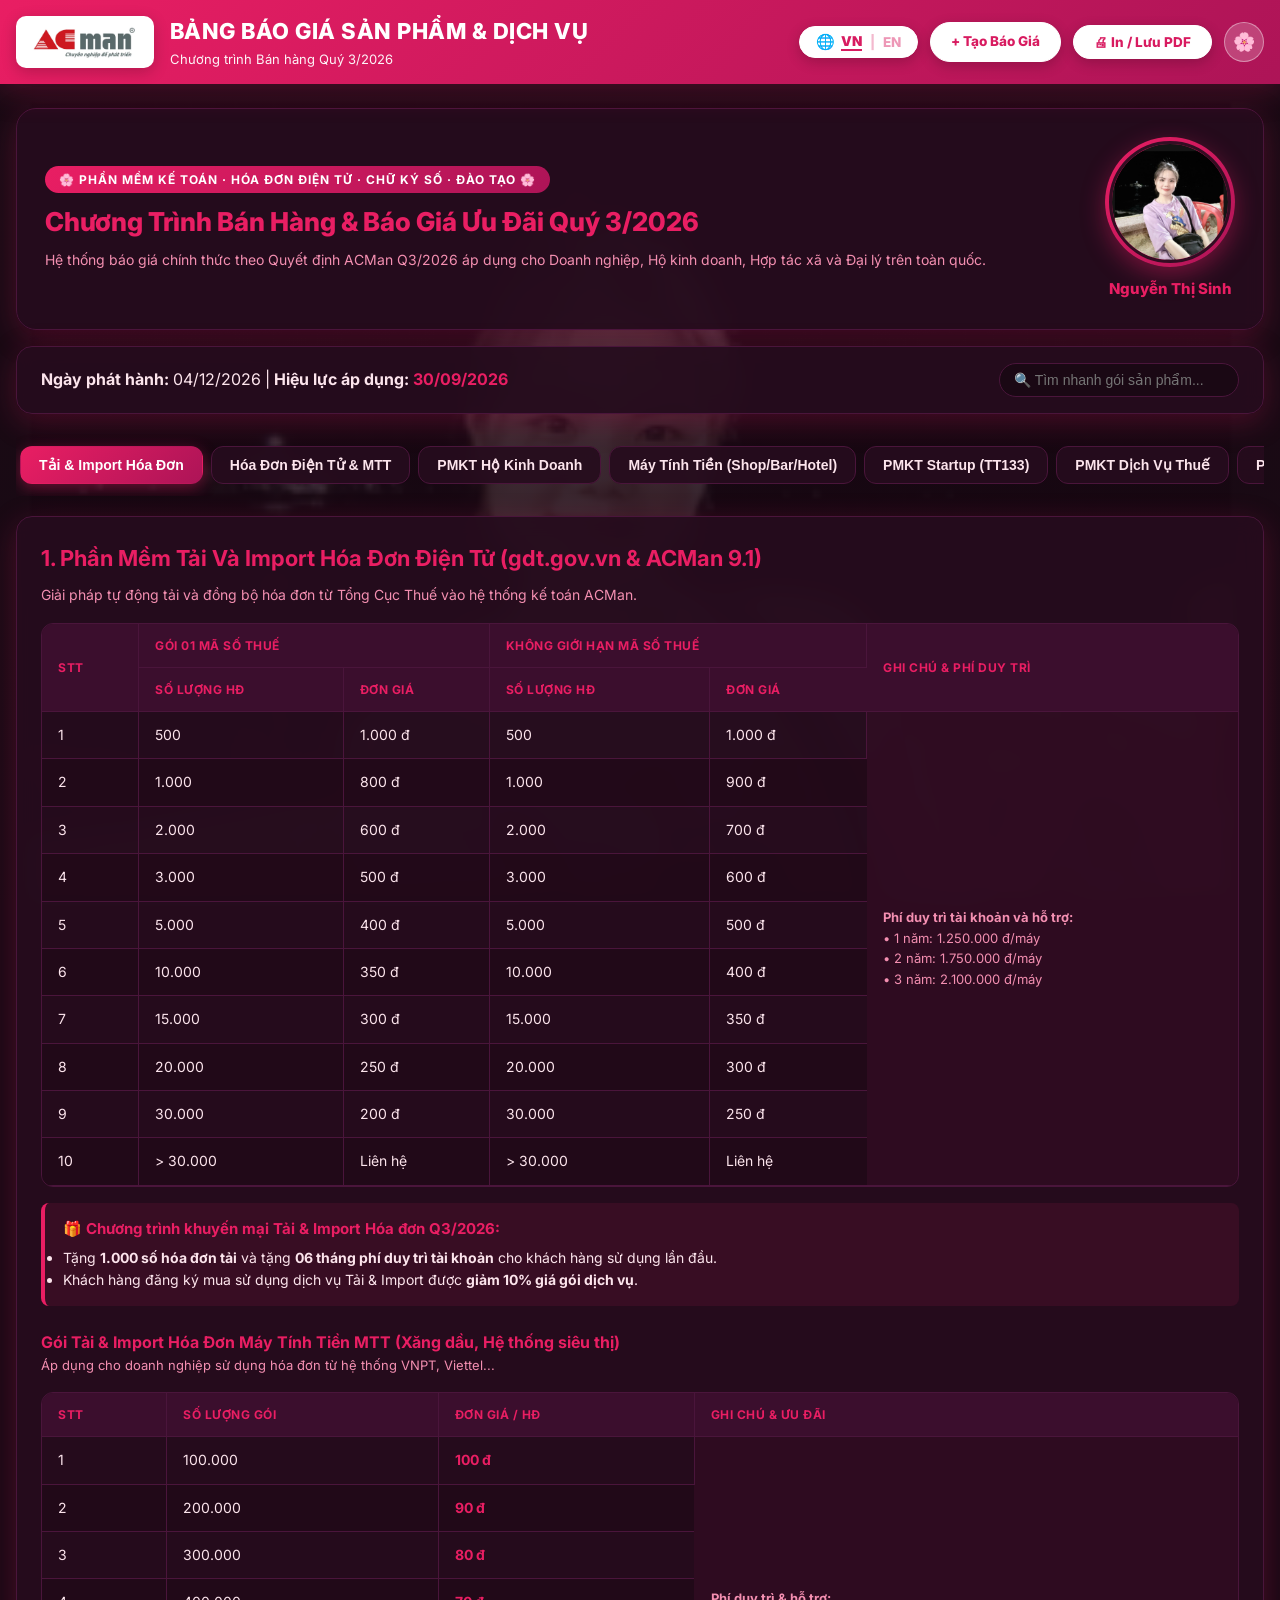
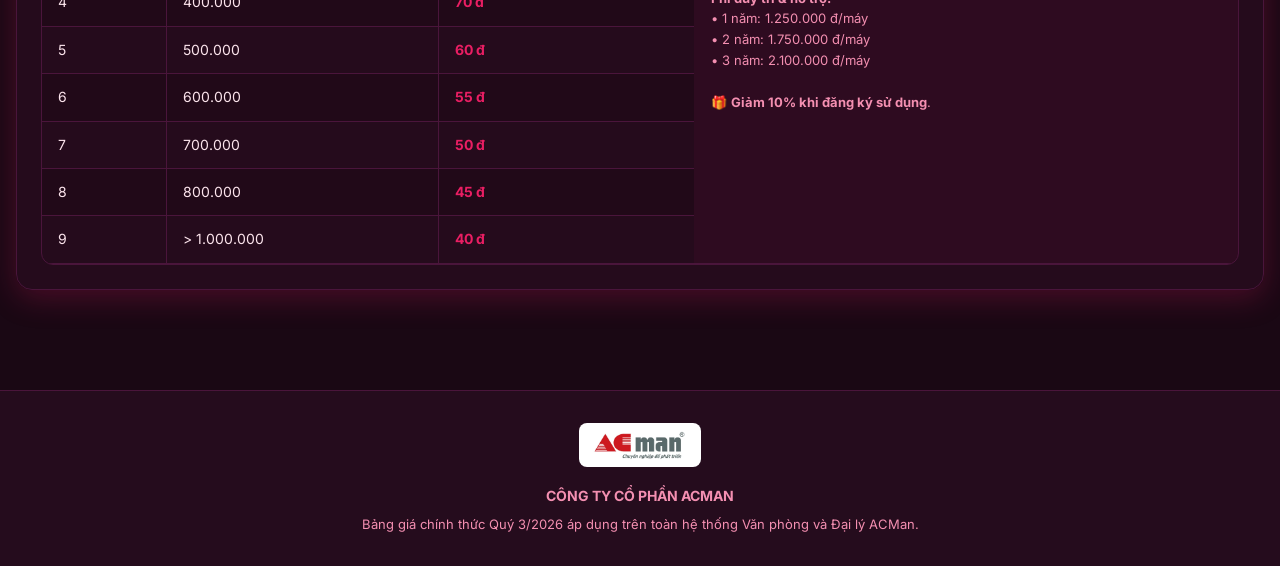
<file: index.html>
<!DOCTYPE html>
<html lang="vi">
<head>
  <meta charset="UTF-8">
  <meta name="viewport" content="width=device-width, initial-scale=1.0">
  <title>BẢNG BÁO GIÁ ACMAN - QUÝ 3/2026</title>
  <meta name="description" content="Bảng báo giá sản phẩm & dịch vụ ACMan Quý 3/2026">
  <meta property="og:title" content="BẢNG BÁO GIÁ ACMAN - QUÝ 3/2026">
  <meta property="og:description" content="Chương trình Bán hàng & Sản phẩm ACMan Quý 3/2026">
  <link rel="preconnect" href="https://fonts.googleapis.com">
  <link href="https://fonts.googleapis.com/css2?family=Inter:wght@400;500;600;700;800&display=swap" rel="stylesheet">
  <link rel="stylesheet" href="assets/style.css">
  <style>
    /* ĐẢM BẢO 100% CÁC NÚT HEADER ĐỀU CÓ STYLE PILL TRẮNG CHUẨN ĐẸP NHƯ ẢNH 4 */
    .btn-pill-white,
    .btn-tao-bao-gia,
    .btn-action,
    .lang-pill-btn,
    .btn-back {
      background-color: #ffffff !important;
      color: #d81b60 !important;
      font-weight: 800 !important;
      font-size: 13.5px !important;
      padding: 8px 20px !important;
      border-radius: 24px !important;
      text-decoration: none !important;
      display: inline-flex !important;
      align-items: center !important;
      justify-content: center !important;
      gap: 6px !important;
      box-shadow: 0 4px 14px rgba(0, 0, 0, 0.2) !important;
      transition: all 0.2s ease-in-out !important;
      border: 1.5px solid #ffffff !important;
      cursor: pointer !important;
      white-space: nowrap !important;
      font-family: inherit !important;
    }

    .btn-pill-white:hover,
    .btn-tao-bao-gia:hover,
    .btn-action:hover,
    .lang-pill-btn:hover,
    .btn-back:hover {
      background-color: #fff0f5 !important;
      color: #ad1457 !important;
      transform: translateY(-2px) scale(1.03) !important;
      box-shadow: 0 6px 20px rgba(0, 0, 0, 0.3) !important;
    }

    .lang-pill-btn {
      padding: 6px 16px !important;
    }

    .lang-pill-btn .globe-icon {
      font-size: 15px;
      line-height: 1;
    }

    .lang-pill-btn .lang-opt {
      opacity: 0.45;
      transition: all 0.2s ease;
      color: #d81b60;
    }

    .lang-pill-btn .lang-opt.active {
      opacity: 1;
      font-weight: 900;
      color: #d81b60;
      border-bottom: 2px solid #d81b60;
    }

    .lang-pill-btn .lang-sep {
      opacity: 0.3;
      margin: 0 2px;
    }

    /* FIX TRIỆT ĐỂ LỖI KHOẢNG TRẮNG VÀ 15 TRANG KHI IN */
    @media print {
      @page {
        size: A4 portrait;
        margin: 10mm 12mm;
      }
      html, body {
        background: #ffffff !important;
        background-image: none !important;
        color: #000000 !important;
        height: auto !important;
        min-height: 0 !important;
        padding: 0 !important;
        margin: 0 !important;
      }
      header, .site-header, .hero-card, .tabs-wrap, .site-footer, 
      .theme-toggle, .header-actions, .btn-action, .btn-tao-bao-gia, .lang-pill-btn,
      #search-input, .section-card > div:nth-child(2) {
        display: none !important;
      }
      .container {
        max-width: 100% !important;
        width: 100% !important;
        padding: 0 !important;
        margin: 0 !important;
      }
      .tab-panel {
        display: none !important;
      }
      .tab-panel.active {
        display: block !important;
        padding: 0 !important;
        margin: 0 !important;
      }
      .section-card {
        background: #ffffff !important;
        border: none !important;
        box-shadow: none !important;
        padding: 0 !important;
        margin: 0 !important;
      }
      .table-scroll {
        border: none !important;
        overflow: visible !important;
        margin-top: 8px !important;
      }
      table {
        width: 100% !important;
        border-collapse: collapse !important;
        font-size: 9.5pt !important;
        page-break-inside: auto;
      }
      th, td {
        border: 1px solid #444444 !important;
        padding: 5px 8px !important;
        color: #000000 !important;
        background: #ffffff !important;
      }
      th {
        background-color: #f2f2f2 !important;
        font-size: 9pt !important;
      }
      .highlight-price {
        color: #000000 !important;
        font-weight: 700 !important;
      }
      .note-cell {
        color: #333333 !important;
        background: #ffffff !important;
      }
      .promo-box {
        border: 1px solid #666666 !important;
        background: #fafafa !important;
        color: #000000 !important;
        margin-top: 10px !important;
        padding: 8px 12px !important;
        font-size: 9.5pt !important;
      }
      .promo-box h4 {
        color: #000000 !important;
        font-size: 10pt !important;
      }
      tr {
        page-break-inside: avoid;
      }
    }
  </style>
</head>
<body>

  <!-- HEADER HEADER HỒNG CÁNH SEN -->
  <header class="site-header">
    <div class="container">
      <div class="brand-row">
        <div class="brand-title">
          <img src="assets/logo.png" alt="ACMan Logo - Chuyên nghiệp để phát triển" class="header-logo-img">
          <div class="brand-text">
            <h1 id="lblHeaderTitle">BẢNG BÁO GIÁ SẢN PHẨM & DỊCH VỤ</h1>
            <p id="lblHeaderSub">Chương trình Bán hàng Quý 3/2026</p>
          </div>
        </div>
        <div class="header-actions">
          <!-- NÚT NGÔN NGỮ PILL TRẮNG CHUẨN VN | EN ĐỒNG BỘ NHƯ ẢNH 4 -->
          <button class="lang-pill-btn btn-pill-white" onclick="toggleMainLang()" id="btnMainLang">
            <span class="globe-icon">🌐</span>
            <span class="lang-opt active" id="optVN">VN</span>
            <span class="lang-sep">|</span>
            <span class="lang-opt" id="optEN">EN</span>
          </button>
          <!-- NÚT TẠO BÁO GIÁ SÁNG CHÓI MÀU TRẮNG ĐỒNG BỘ NHƯ ẢNH 4 -->
          <a href="dai-ly-bao-gia.html" class="btn-tao-bao-gia btn-pill-white" id="btnCreateQuote">+ Tạo Báo Giá</a>
          <button class="btn-action btn-pill-white" onclick="printActiveTab()" id="btnPrintMain">🖨 In / Lưu PDF</button>
          <button class="theme-toggle" title="Đổi giao diện sáng/tối">🌸</button>
        </div>
      </div>
    </div>
  </header>

  <main class="container">
    <!-- HERO CARD VỚI ẢNH ĐẠI DIỆN NGUYỄN THỊ SINH -->
    <div class="hero-card">
      <div class="hero-content">
        <span class="eyebrow" id="lblHeroEyebrow">🌸 PHẦN MỀM KẾ TOÁN · HÓA ĐƠN ĐIỆN TỬ · CHỮ KÝ SỐ · ĐÀO TẠO 🌸</span>
        <h2 id="lblHeroTitle">Chương Trình Bán Hàng & Báo Giá Ưu Đãi Quý 3/2026</h2>
        <p class="lede" id="lblHeroLede">Hệ thống báo giá chính thức theo Quyết định ACMan Q3/2026 áp dụng cho Doanh nghiệp, Hộ kinh doanh, Hợp tác xã và Đại lý trên toàn quốc.</p>
      </div>

      <!-- KHUNG ẢNH ĐẠI DIỆN NGUYỄN THỊ SINH -->
      <div class="hero-avatar-box">
        <div class="avatar-img-frame">
          <img src="assets/bg_person.png" alt="Nguyễn Thị Sinh - ACMan" class="avatar-img">
        </div>
        <div class="avatar-name">Nguyễn Thị Sinh</div>
      </div>
    </div>

    <!-- KHU VỰC TÌM KIẾM NHANH & NGÀY ÁP DỤNG -->
    <div class="section-card" style="margin-top:16px; padding:16px 24px; display:flex; justify-content:space-between; align-items:center; flex-wrap:wrap; gap:12px;">
      <div>
        <strong id="lblIssueDateTitle">Ngày phát hành:</strong> <span data-quote-issue>18/08/2026</span> | 
        <strong id="lblExpiryDateTitle">Hiệu lực áp dụng:</strong> <span data-quote-expiry style="color:var(--primary-accent); font-weight:700;">30/09/2026</span>
      </div>
      <div>
        <input type="text" id="search-input" placeholder="🔍 Tìm nhanh gói sản phẩm..." style="padding: 8px 14px; border-radius: 20px; border: 1px solid var(--border-color); background: var(--bg-color); color: var(--text-main); font-size: 14px; outline: none; width: 240px;">
      </div>
    </div>

    <!-- TABS NAVIGATION (12 TAB SẢN PHẨM QUÝ 3/2026) -->
    <nav class="tabs-wrap">
      <button class="tab-btn active" data-tab="tab-sme" id="tab1">Tải & Import Hóa Đơn</button>
      <button class="tab-btn" data-tab="tab-hddt" id="tab2">Hóa Đơn Điện Tử & MTT</button>
      <button class="tab-btn" data-tab="tab-hkd" id="tab3">PMKT Hộ Kinh Doanh</button>
      <button class="tab-btn" data-tab="tab-mtt" id="tab4">Máy Tính Tiền (Shop/Bar/Hotel)</button>
      <button class="tab-btn" data-tab="tab-startup" id="tab5">PMKT Startup (TT133)</button>
      <button class="tab-btn" data-tab="tab-dvkt" id="tab6">PMKT Dịch Vụ Thuế</button>
      <button class="tab-btn" data-tab="tab-dn" id="tab7">PMKT Doanh Nghiệp (TT99/SME)</button>
      <button class="tab-btn" data-tab="tab-htx" id="tab8">PMKT Hợp Tác Xã (TT71)</button>
      <button class="tab-btn" data-tab="tab-quytu" id="tab9">PMKT Quản Lý Quỹ (TT90)</button>
      <button class="tab-btn" data-tab="tab-daotao" id="tab10">Khóa Đào Tạo Kế Toán</button>
      <button class="tab-btn" data-tab="tab-cks" id="tab11">Chữ Ký Số & e-Contract</button>
      <button class="tab-btn" data-tab="tab-khoinghiep" id="tab12">Gói Khởi Nghiệp Q3/2026</button>
      <button class="tab-btn" data-tab="tab-nhansu" id="tab14">Phần Mềm Nhân Sự (HMR)</button>
      <button class="tab-btn" data-tab="tab-chinhsach" id="tab13">Chính Sách & Khen Thưởng</button>
    </nav>

    <!-- ==================== 1. TẢI VÀ IMPORT HÓA ĐƠN ==================== -->
    <section id="tab-sme" class="tab-panel active">
      <div class="section-card">
        <div class="product-detail-head">
          <h3>1. Phần Mềm Tải Và Import Hóa Đơn Điện Tử (gdt.gov.vn & ACMan 9.1)</h3>
          <p>Giải pháp tự động tải và đồng bộ hóa đơn từ Tổng Cục Thuế vào hệ thống kế toán ACMan.</p>
        </div>

        <div class="table-scroll">
          <table>
            <thead>
              <tr>
                <th rowspan="2">STT</th>
                <th colspan="2">Gói 01 Mã Số Thuế</th>
                <th colspan="2">Không Giới Hạn Mã Số Thuế</th>
                <th rowspan="2">Ghi Chú & Phí Duy Trì</th>
              </tr>
              <tr>
                <th>Số lượng HĐ</th>
                <th>Đơn giá</th>
                <th>Số lượng HĐ</th>
                <th>Đơn giá</th>
              </tr>
            </thead>
            <tbody>
              <tr>
                <td>1</td><td>500</td><td>1.000 đ</td><td>500</td><td>1.000 đ</td>
                <td class="note-cell" rowspan="10">
                  <strong>Phí duy trì tài khoản và hỗ trợ:</strong><br>
                  • 1 năm: 1.250.000 đ/máy<br>
                  • 2 năm: 1.750.000 đ/máy<br>
                  • 3 năm: 2.100.000 đ/máy
                </td>
              </tr>
              <tr><td>2</td><td>1.000</td><td>800 đ</td><td>1.000</td><td>900 đ</td></tr>
              <tr><td>3</td><td>2.000</td><td>600 đ</td><td>2.000</td><td>700 đ</td></tr>
              <tr><td>4</td><td>3.000</td><td>500 đ</td><td>3.000</td><td>600 đ</td></tr>
              <tr><td>5</td><td>5.000</td><td>400 đ</td><td>5.000</td><td>500 đ</td></tr>
              <tr><td>6</td><td>10.000</td><td>350 đ</td><td>10.000</td><td>400 đ</td></tr>
              <tr><td>7</td><td>15.000</td><td>300 đ</td><td>15.000</td><td>350 đ</td></tr>
              <tr><td>8</td><td>20.000</td><td>250 đ</td><td>20.000</td><td>300 đ</td></tr>
              <tr><td>9</td><td>30.000</td><td>200 đ</td><td>30.000</td><td>250 đ</td></tr>
              <tr><td>10</td><td>&gt; 30.000</td><td>Liên hệ</td><td>&gt; 30.000</td><td>Liên hệ</td></tr>
            </tbody>
          </table>
        </div>

        <div class="promo-box">
          <h4>🎁 Chương trình khuyến mại Tải & Import Hóa đơn Q3/2026:</h4>
          <ul>
            <li>Tặng <strong>1.000 số hóa đơn tải</strong> và tặng <strong>06 tháng phí duy trì tài khoản</strong> cho khách hàng sử dụng lần đầu.</li>
            <li>Khách hàng đăng ký mua sử dụng dịch vụ Tải & Import được <strong>giảm 10% giá gói dịch vụ</strong>.</li>
          </ul>
        </div>

        <!-- BẢNG TẢI MTT XĂNG DẦU -->
        <h4 style="margin-top:24px; color:var(--primary-accent);">Gói Tải & Import Hóa Đơn Máy Tính Tiền MTT (Xăng dầu, Hệ thống siêu thị)</h4>
        <p style="font-size:13px; color:var(--text-muted); margin-bottom:10px;">Áp dụng cho doanh nghiệp sử dụng hóa đơn từ hệ thống VNPT, Viettel...</p>
        <div class="table-scroll">
          <table>
            <thead>
              <tr>
                <th>STT</th>
                <th>Số lượng gói</th>
                <th>Đơn giá / HĐ</th>
                <th>Ghi Chú & Ưu Đãi</th>
              </tr>
            </thead>
            <tbody>
              <tr><td>1</td><td>100.000</td><td class="highlight-price">100 đ</td><td class="note-cell" rowspan="9"><strong>Phí duy trì & hỗ trợ:</strong><br>• 1 năm: 1.250.000 đ/máy<br>• 2 năm: 1.750.000 đ/máy<br>• 3 năm: 2.100.000 đ/máy<br><br>🎁 <strong>Giảm 10% khi đăng ký sử dụng</strong>.</td></tr>
              <tr><td>2</td><td>200.000</td><td class="highlight-price">90 đ</td></tr>
              <tr><td>3</td><td>300.000</td><td class="highlight-price">80 đ</td></tr>
              <tr><td>4</td><td>400.000</td><td class="highlight-price">70 đ</td></tr>
              <tr><td>5</td><td>500.000</td><td class="highlight-price">60 đ</td></tr>
              <tr><td>6</td><td>600.000</td><td class="highlight-price">55 đ</td></tr>
              <tr><td>7</td><td>700.000</td><td class="highlight-price">50 đ</td></tr>
              <tr><td>8</td><td>800.000</td><td class="highlight-price">45 đ</td></tr>
              <tr><td>9</td><td>&gt; 1.000.000</td><td class="highlight-price">40 đ</td></tr>
            </tbody>
          </table>
        </div>
      </div>
    </section>

    <!-- ==================== 2. HÓA ĐƠN ĐIỆN TỬ & MTT ==================== -->
    <section id="tab-hddt" class="tab-panel">
      <div class="section-card">
        <div class="product-detail-head">
          <h3>2. Hóa Đơn Điện Tử, Chứng Từ TNCN, PXK Kiêm VCNB & HĐĐT MTT</h3>
          <p>Phát hành hóa đơn điện tử GTGT, chứng từ khấu trừ thuế TNCN, phiếu xuất kho kiêm vận chuyển nội bộ.</p>
        </div>

        <div class="table-scroll">
          <table>
            <thead>
              <tr>
                <th>STT</th>
                <th>Hóa đơn điện tử</th>
                <th>Chứng từ TNCN</th>
                <th>PXK kiêm VCNB</th>
                <th>Ghi chú</th>
              </tr>
            </thead>
            <tbody>
              <tr>
                <td>1</td>
                <td>50 – 500: <strong>1.000 đ/HĐ</strong></td>
                <td>50 – 300: <strong>3.000 đ/HĐ</strong></td>
                <td>50 – 300: <strong>3.000 đ/HĐ</strong></td>
                <td class="note-cell" rowspan="6">
                  <strong>Phí khởi tạo, duy trì, bảo hành:</strong> 500.000 đ/năm.<br>
                  <em>(Miễn phí duy trì khi sử dụng kèm PM kế toán ACMan)</em>
                </td>
              </tr>
              <tr>
                <td>2</td>
                <td>500 – 1.000: <strong>800 đ/HĐ</strong></td>
                <td>300 – 1.000: <strong>2.000 đ/HĐ</strong></td>
                <td>300 – 1.000: <strong>2.000 đ/HĐ</strong></td>
              </tr>
              <tr>
                <td>3</td>
                <td>1.000 – 5.000: <strong>600 đ/HĐ</strong></td>
                <td>1.000 – 5.000: <strong>1.500 đ/HĐ</strong></td>
                <td>1.000 – 5.000: <strong>1.500 đ/HĐ</strong></td>
              </tr>
              <tr>
                <td>4</td>
                <td>5.000 – 10.000: <strong>500 đ/HĐ</strong></td>
                <td>5.000 – 10.000: <strong>1.000 đ/HĐ</strong></td>
                <td>5.000 – 10.000: <strong>1.000 đ/HĐ</strong></td>
              </tr>
              <tr>
                <td>5</td>
                <td>10.000 – 20.000: <strong>400 đ/HĐ</strong></td>
                <td>10.000 – 20.000: <strong>800 đ/HĐ</strong></td>
                <td>10.000 – 20.000: <strong>800 đ/HĐ</strong></td>
              </tr>
              <tr>
                <td>6</td>
                <td>&gt; 20.000: <strong>300 đ/HĐ</strong></td>
                <td>&gt; 20.000: <strong>600 đ/HĐ</strong></td>
                <td>&gt; 20.000: <strong>Liên hệ 0327439969</strong></td>
              </tr>
            </tbody>
          </table>
        </div>

        <h4 style="margin-top:24px; color:var(--primary-accent);">Bảng Giá Hóa Đơn Điện Tử Khởi Tạo Từ Máy Tính Tiền (MTT)</h4>
        <div class="table-scroll">
          <table>
            <thead>
              <tr>
                <th>STT</th><th>Số lượng</th><th>Đơn giá</th><th>Thành tiền</th>
                <th>STT</th><th>Số lượng</th><th>Đơn giá</th><th>Thành tiền</th>
                <th>Ghi chú</th>
              </tr>
            </thead>
            <tbody>
              <tr><td>1</td><td>500</td><td>500 đ</td><td>250.000 đ</td><td>7</td><td>100.000</td><td>135 đ</td><td>13.500.000 đ</td><td class="note-cell" rowspan="6">Phí khởi tạo, duy trì: 500.000 đ/năm.<br><em>(Miễn phí khi dùng PM MTT / PMKT ACMan)</em></td></tr>
              <tr><td>2</td><td>3.000</td><td>450 đ</td><td>1.350.000 đ</td><td>8</td><td>200.000</td><td>130 đ</td><td>26.000.000 đ</td></tr>
              <tr><td>3</td><td>5.000</td><td>300 đ</td><td>1.500.000 đ</td><td>9</td><td>300.000</td><td>125 đ</td><td>37.500.000 đ</td></tr>
              <tr><td>4</td><td>10.000</td><td>250 đ</td><td>2.500.000 đ</td><td>10</td><td>400.000</td><td>120 đ</td><td>48.000.000 đ</td></tr>
              <tr><td>5</td><td>20.000</td><td>200 đ</td><td>4.000.000 đ</td><td>11</td><td>500.000</td><td>100 đ</td><td>50.000.000 đ</td></tr>
              <tr><td>6</td><td>50.000</td><td>150 đ</td><td>7.500.000 đ</td><td>12</td><td>&gt; 500.000</td><td colspan="2">Liên hệ kinh doanh: 0327439969</td></tr>
            </tbody>
          </table>
        </div>
      </div>
    </section>

    <!-- ==================== 3. PMKT HỘ KINH DOANH ==================== -->
    <section id="tab-hkd" class="tab-panel">
      <div class="section-card">
        <div class="product-detail-head">
          <h3>3. Phần Mềm Kế Toán Hộ Kinh Doanh (HKD)</h3>
          <p>Phần mềm bán hàng, xuất hóa đơn điện tử, HĐ MTT, khai thuế và lập sổ sách kế toán HKD.</p>
        </div>

        <h4 style="color:var(--primary-accent); margin-bottom:12px;">A. Mức Doanh Thu &lt;= 3 Tỷ / Năm</h4>
        <div class="table-scroll">
          <table>
            <thead>
              <tr>
                <th>Thời gian sử dụng</th>
                <th>Đơn bản quyền</th>
                <th>Số lượng HĐ tặng</th>
                <th>Số máy cài</th>
                <th>Tặng Chữ Ký Số</th>
                <th>Tính năng & Dịch vụ</th>
              </tr>
            </thead>
            <tbody>
              <tr><td><strong>01 Năm</strong></td><td class="highlight-price">1.800.000 đ</td><td>1.500 HĐ</td><td>1 máy</td><td>Tặng CKS 3 năm</td><td rowspan="3" class="note-cell">• Bán hàng, xuất HĐĐT, HĐ MTT<br>• Tích hợp khai thuế & sổ sách HKD<br>• Dịch vụ hỗ trợ khai thuế: <strong>4.500.000 đ/quý</strong></td></tr>
              <tr><td><strong>02 Năm</strong></td><td class="highlight-price">3.100.000 đ</td><td>1.500 HĐ</td><td>1 máy</td><td>Tặng CKS 3 năm</td></tr>
              <tr><td><strong>03 Năm</strong></td><td class="highlight-price">4.200.000 đ</td><td>1.500 HĐ</td><td>1 máy</td><td>Tặng CKS 3 năm</td></tr>
            </tbody>
          </table>
        </div>

        <h4 style="color:var(--primary-accent); margin-top:24px; margin-bottom:12px;">B. Mức Doanh Thu &gt; 3 Tỷ / Năm</h4>
        <div class="table-scroll">
          <table>
            <thead>
              <tr>
                <th>Thời gian sử dụng</th>
                <th>Đơn bản quyền</th>
                <th>Số lượng HĐ tặng</th>
                <th>Số máy cài</th>
                <th>Tặng Chữ Ký Số</th>
                <th>Dịch vụ hỗ trợ khai thuế</th>
              </tr>
            </thead>
            <tbody>
              <tr><td><strong>01 Năm</strong></td><td class="highlight-price">2.500.000 đ</td><td>3.000 HĐ</td><td>2 máy</td><td>Tặng CKS 3 năm</td><td rowspan="3" class="note-cell">3.000.000 đ/tháng<br><em>(Khảo sát chi tiết rồi thống nhất giá)</em></td></tr>
              <tr><td><strong>02 Năm</strong></td><td class="highlight-price">4.200.000 đ</td><td>3.000 HĐ</td><td>2 máy</td><td>Tặng CKS 3 năm</td></tr>
              <tr><td><strong>03 Năm</strong></td><td class="highlight-price">6.000.000 đ</td><td>3.000 HĐ</td><td>2 máy</td><td>Tặng CKS 3 năm</td></tr>
            </tbody>
          </table>
        </div>
      </div>
    </section>

    <!-- ==================== 4. PM MÁY TÍNH TIỀN ==================== -->
    <section id="tab-mtt" class="tab-panel">
      <div class="section-card">
        <div class="product-detail-head">
          <h3>4. Phần Mềm Máy Tính Tiền ACMan 9.1 (Shop / Bar / Hotel)</h3>
          <p>Phần mềm tính tiền chuyên dụng tích hợp hóa đơn điện tử cho siêu thị, nhà hàng, khách sạn.</p>
        </div>

        <div class="table-scroll">
          <table>
            <thead>
              <tr>
                <th>Tên sản phẩm</th>
                <th>Gói 1.000 bản ghi</th>
                <th>Gói 3.000 bản ghi</th>
                <th>Gói Full bản ghi</th>
                <th>Chương trình ưu đãi Q3/2026</th>
              </tr>
            </thead>
            <tbody>
              <tr>
                <td><strong>ACMan Shop 9.1</strong><br><small>(Siêu thị, shop, tạp hóa...)</small></td>
                <td>
                  Niêm yết: 2.000.000 đ<br>
                  <strong class="highlight-price">KM: 1.000.000 đ</strong>
                </td>
                <td>
                  Niêm yết: 3.000.000 đ<br>
                  <strong class="highlight-price">KM: 1.500.000 đ</strong>
                </td>
                <td>
                  Niêm yết: 5.000.000 đ<br>
                  <strong class="highlight-price">KM: 2.500.000 đ</strong>
                </td>
                <td class="note-cell" rowspan="3">
                  🎁 <strong>Giảm 50% khi mua cùng PMKT</strong><br>
                  🎁 Tặng dữ liệu Online<br>
                  • Tặng 1.000 hóa đơn điện tử<br>
                  • Cài thêm máy: 1.000.000 đ/máy
                </td>
              </tr>
              <tr>
                <td><strong>ACMan Bar 9.1</strong><br><small>(Nhà hàng, bia hơi, café...)</small></td>
                <td>
                  Niêm yết: 2.000.000 đ<br>
                  <strong class="highlight-price">KM: 1.000.000 đ</strong>
                </td>
                <td>
                  Niêm yết: 3.000.000 đ<br>
                  <strong class="highlight-price">KM: 1.500.000 đ</strong>
                </td>
                <td>
                  Niêm yết: 5.000.000 đ<br>
                  <strong class="highlight-price">KM: 2.500.000 đ</strong>
                </td>
              </tr>
              <tr>
                <td><strong>ACMan Hotel 9.1</strong><br><small>(Khách sạn, nhà nghỉ, spa...)</small></td>
                <td>
                  Niêm yết: 2.000.000 đ<br>
                  <strong class="highlight-price">KM: 1.000.000 đ</strong>
                </td>
                <td>
                  Niêm yết: 3.000.000 đ<br>
                  <strong class="highlight-price">KM: 1.500.000 đ</strong>
                </td>
                <td>
                  Niêm yết: 5.000.000 đ<br>
                  <strong class="highlight-price">KM: 2.500.000 đ</strong>
                </td>
              </tr>
            </tbody>
          </table>
        </div>
      </div>
    </section>

    <!-- ==================== 5. PMKT STARTUP (TT133) ==================== -->
    <section id="tab-startup" class="tab-panel">
      <div class="section-card">
        <div class="product-detail-head">
          <h3>5. Phần Mềm Kế Toán Doanh Nghiệp Startup (Thông tư 133/2016/TT-BTC)</h3>
          <p>Dành riêng cho doanh nghiệp mới thành lập &lt;= 3 năm.</p>
        </div>

        <div class="table-scroll">
          <table>
            <thead>
              <tr>
                <th>Gói sản phẩm</th>
                <th>Giá mua mới</th>
                <th>Số lượng bản ghi</th>
                <th>Hóa đơn tặng</th>
                <th>Số máy cài</th>
                <th>Tặng Chữ Ký Số</th>
                <th>Ưu Đãi Kèm Theo</th>
              </tr>
            </thead>
            <tbody>
              <tr>
                <td><strong>Startup 1.000</strong></td>
                <td class="highlight-price">2.000.000 đ</td>
                <td>1.000 bản ghi</td>
                <td>500 HĐ</td>
                <td>1 máy</td>
                <td>Tặng CKS 1 năm</td>
                <td class="note-cell" rowspan="3">
                  🎁 Tặng 02 Data Online<br>
                  🎁 Tặng gói tải & import 1.000 HĐ + 1 năm phí duy trì tài khoản<br>
                  • Phí cài thêm máy: 2.000.000 đ/máy<br>
                  • Phí nâng cấp bảo trì: 50% phí ban đầu
                </td>
              </tr>
              <tr>
                <td><strong>Startup 3.000</strong></td>
                <td class="highlight-price">3.000.000 đ</td>
                <td>3.000 bản ghi</td>
                <td>500 HĐ</td>
                <td>1 máy</td>
                <td>Tặng CKS 1 năm</td>
              </tr>
              <tr>
                <td><strong>Startup 5.000</strong></td>
                <td class="highlight-price">5.000.000 đ</td>
                <td>Full bản ghi</td>
                <td>500 HĐ</td>
                <td>2 máy</td>
                <td>Tặng CKS 3 năm</td>
              </tr>
            </tbody>
          </table>
        </div>
      </div>
    </section>

    <!-- ==================== 6. PMKT DỊCH VỤ THUẾ ==================== -->
    <section id="tab-dvkt" class="tab-panel">
      <div class="section-card">
        <div class="product-detail-head">
          <h3>6. Phần Mềm Kế Toán Cho Cá Nhân & Doanh Nghiệp Làm Dịch Vụ Kế Toán</h3>
          <p>Giải pháp quản lý kế toán đa công ty chuyên dụng cho dịch vụ thuế.</p>
        </div>

        <div class="table-scroll">
          <table>
            <thead>
              <tr>
                <th>Nội dung gói</th>
                <th>Gói Startup Cá Nhân</th>
                <th>Gói Cá Nhân Dịch Vụ</th>
                <th>Gói Doanh Nghiệp Dịch Vụ</th>
              </tr>
            </thead>
            <tbody>
              <tr><td><strong>Giá mua mới</strong></td><td class="highlight-price">2.000.000 đ</td><td class="highlight-price">5.000.000 đ</td><td class="highlight-price">10.000.000 đ</td></tr>
              <tr><td><strong>Số lượng MST quản lý</strong></td><td>2 MST</td><td>Không giới hạn (Full)</td><td>Không giới hạn (Full)</td></tr>
              <tr><td><strong>Dữ liệu Online tặng</strong></td><td>2 Data</td><td>5 Data</td><td>10 Data</td></tr>
              <tr><td><strong>Số máy sử dụng</strong></td><td>1 máy</td><td>1 máy</td><td>2 máy</td></tr>
              <tr><td><strong>Hóa đơn tặng</strong></td><td>-</td><td>1.000 HĐ</td><td>1.000 HĐ</td></tr>
              <tr><td><strong>Phí nâng cấp bảo trì/năm</strong></td><td>1.000.000 đ</td><td>2.500.000 đ</td><td>5.000.000 đ</td></tr>
              <tr>
                <td><strong>Ghi chú & Tùy chọn mở rộng</strong></td>
                <td colspan="3" class="note-cell">
                  • Tặng gói tải & import 1.000 hóa đơn + 1 năm phí duy trì<br>
                  • Thêm máy Full MST: 5.000.000 đ/máy | Thêm MST Offline: 500.000 đ/MST<br>
                  • Thêm 01 Data Online: 500.000 đ/Data (hoặc gói 2.000.000 đ/10 Data)<br>
                  • <strong>Gói đặc biệt:</strong> 1.000.000 đ/01 máy; 01 MST, 01 Data Online, Tải & Import không giới hạn/năm (khi đăng ký &gt;= 5 MST).
                </td>
              </tr>
            </tbody>
          </table>
        </div>
      </div>
    </section>

    <!-- ==================== 7. PMKT DOANH NGHIỆP ==================== -->
    <section id="tab-dn" class="tab-panel">
      <div class="section-card">
        <div class="product-detail-head">
          <h3>7. PMKT Doanh Nghiệp Hoạt Động (TT133, TT99/2025/TT-BTC & FDI)</h3>
          <p>Phiên bản kế toán song ngữ Việt - Anh - Nhật cập nhật Thông tư mới nhất.</p>
        </div>

        <div class="table-scroll">
          <table>
            <thead>
              <tr>
                <th>Thông số gói</th>
                <th>ACMan SME 9.1</th>
                <th>TT99 9.1 (Mới)</th>
                <th>ACMan TT99 FDI</th>
              </tr>
            </thead>
            <tbody>
              <tr><td><strong>Giá mua mới</strong></td><td class="highlight-price">6.000.000 đ</td><td class="highlight-price">8.000.000 đ</td><td class="highlight-price">2.500 USD</td></tr>
              <tr><td><strong>Số bản ghi</strong></td><td>Full bản ghi</td><td>Full bản ghi</td><td>Full bản ghi</td></tr>
              <tr><td><strong>Số máy cài ban đầu</strong></td><td>2 máy</td><td>3 máy</td><td>3 máy</td></tr>
              <tr><td><strong>Cài thêm máy mới</strong></td><td>2.000.000 đ/máy</td><td>3.000.000 đ/máy</td><td>5.000.000 đ/máy</td></tr>
              <tr><td><strong>Phí nâng cấp bảo trì/máy</strong></td><td>2.000.000 đ (máy 2+: 1.5tr)</td><td>3.000.000 đ (máy 2+: 2tr)</td><td>5.000.000 đ (máy 2+: 3tr)</td></tr>
              <tr>
                <td><strong>Ưu đãi đi kèm</strong></td>
                <td colspan="3" class="note-cell">
                  🎁 Tặng 02 Data Online + Tặng gói Tải & Import 1.000 HĐ (1 năm duy trì).<br>
                  🎁 Giảm 10% khi gia hạn NCBT 2 năm liền | Giảm 20% khi gia hạn NCBT 3 năm liền.
                </td>
              </tr>
            </tbody>
          </table>
        </div>
      </div>
    </section>

    <!-- ==================== 8. PMKT HỢP TÁC XÃ ==================== -->
    <section id="tab-htx" class="tab-panel">
      <div class="section-card">
        <div class="product-detail-head">
          <h3>8. Phần Mềm Kế Toán Hợp Tác Xã (Thông tư 71/2024/TT-BTC)</h3>
          <p>Phần mềm kế toán chuẩn hóa chế độ kế toán Hợp tác xã mới nhất.</p>
        </div>

        <div class="table-scroll">
          <table>
            <thead>
              <tr>
                <th>Tên gói</th>
                <th>Giá mua mới</th>
                <th>Số bản ghi</th>
                <th>Hóa đơn tặng</th>
                <th>Số máy cài</th>
                <th>Phí nâng cấp bảo trì</th>
              </tr>
            </thead>
            <tbody>
              <tr><td><strong>HTX 1.000</strong></td><td class="highlight-price">2.000.000 đ</td><td>1.000 bản ghi</td><td>100 HĐ</td><td>1 máy</td><td>1.000.000 đ/năm</td></tr>
              <tr><td><strong>HTX 3.000</strong></td><td class="highlight-price">3.000.000 đ</td><td>3.000 bản ghi</td><td>100 HĐ</td><td>1 máy</td><td>1.500.000 đ/năm</td></tr>
              <tr><td><strong>HTX 5.000</strong></td><td class="highlight-price">5.000.000 đ</td><td>Full bản ghi</td><td>100 HĐ</td><td>2 máy</td><td>2.500.000 đ/năm</td></tr>
              <tr><td><strong>HTX Full</strong></td><td class="highlight-price">Liên hệ 0327439969</td><td>Full bản ghi</td><td>Khuyến mại</td><td>Thỏa thuận</td><td>50% năm đầu</td></tr>
            </tbody>
          </table>
        </div>
      </div>
    </section>

    <!-- ==================== 9. PMKT QUẢN LÝ QUỶ ==================== -->
    <section id="tab-quytu" class="tab-panel">
      <div class="section-card">
        <div class="product-detail-head">
          <h3>9. PMKT Quản Lý Quỹ Tài Chính (Thông tư 90/2021/TT-BTC)</h3>
          <p>Chuyên dụng quản lý các quỹ tài chính nhà nước và ngoài ngân sách.</p>
        </div>

        <div class="table-scroll">
          <table>
            <thead>
              <tr>
                <th>Gói sản phẩm</th>
                <th>Giá mua mới</th>
                <th>Số máy cài</th>
                <th>Cài thêm máy</th>
                <th>Ghi chú & Ưu đãi</th>
              </tr>
            </thead>
            <tbody>
              <tr><td><strong>ACMan TT 90 - Gói 1</strong></td><td class="highlight-price">8.000.000 đ</td><td>1 máy</td><td>5.000.000 đ/máy</td><td class="note-cell" rowspan="3">🎁 Tặng 01 Dữ liệu Online<br>🎁 Tặng gói tải & import 1.000 HĐ + 1 năm duy trì<br>• Phí nâng cấp bảo trì bằng 50% phí năm đầu.</td></tr>
              <tr><td><strong>ACMan TT 90 - Gói 2</strong></td><td class="highlight-price">13.000.000 đ</td><td>2 máy</td><td>5.000.000 đ/máy</td></tr>
              <tr><td><strong>ACMan TT 90 - Gói 3</strong></td><td class="highlight-price">18.000.000 đ</td><td>3 máy</td><td>5.000.000 đ/máy</td></tr>
            </tbody>
          </table>
        </div>
      </div>
    </section>

    <!-- ==================== 10. ĐÀO TẠO KẾ TOÁN ==================== -->
    <section id="tab-daotao" class="tab-panel">
      <div class="section-card">
        <div class="product-detail-head">
          <h3>10. Khóa Đào Tạo Kế Toán & Đào Tạo Nghề Dịch Vụ Kế Toán</h3>
          <p>Các chương trình đào tạo kế toán thực hành & phát triển nghề dịch vụ kế toán chuyên nghiệp.</p>
        </div>

        <h4 style="color:var(--primary-accent); margin-bottom:12px;">A. Khóa Học Kế Toán Cho Người Mới Bắt Đầu (Online)</h4>
        <div class="table-scroll">
          <table>
            <thead>
              <tr>
                <th>STT</th><th>Tên khóa học</th><th>Học phí Online</th><th>Nội dung & Quyền lợi</th>
              </tr>
            </thead>
            <tbody>
              <tr><td>1</td><td><strong>Kế toán máy ACMan</strong></td><td class="highlight-price">300.000 đ</td><td class="note-cell" rowspan="3">• Cấp ID học tự động Online + Bản quyền SV 500<br>• Hỗ trợ giải đáp thứ 5 hàng tuần<br>• Giảm 20% khi giới thiệu 1 học viên mới<br>🌸 <strong>Gói Combo 3 khóa học: 1.880.000 đ</strong> (Đã gồm tài liệu thực hành 380k)</td></tr>
              <tr><td>2</td><td><strong>Phòng kế toán ảo</strong></td><td class="highlight-price">1.500.000 đ</td></tr>
              <tr><td>3</td><td><strong>Tổ chức công tác kế toán</strong></td><td class="highlight-price">1.000.000 đ</td></tr>
            </tbody>
          </table>
        </div>

        <h4 style="color:var(--primary-accent); margin-top:24px; margin-bottom:12px;">B. Khóa Đào Tạo Nghề Dịch Vụ Kế Toán, Thuế Chuyên Nghiệp</h4>
        <div class="promo-box">
          <h4>🎓 Học phí toàn khóa: 11.000.000 VNĐ (Hình thức: 10 buổi Online + 2 ngày Offline + 2 năm hỗ trợ)</h4>
          <ul class="feature-list">
            <li>Tặng bản quyền ACMan 9.1 & ACMan SME (02 Data Online) + Gói Tải Import 1.000 HĐ.</li>
            <li>Bộ MẪU hồ sơ tổ chức công tác kế toán, quy chế tiền lương nhân sự thực tế.</li>
            <li>Bộ MẪU quy trình quyết toán thuế, hợp đồng dịch vụ kế toán chuẩn.</li>
            <li>Ebook văn bản pháp luật thuế & kế toán cập nhật hàng tuần.</li>
            <li>Cam kết hoàn tiền nếu không phù hợp. Hotline tư vấn: <strong>0327439969</strong></li>
          </ul>
        </div>
      </div>
    </section>

    <!-- ==================== 11. CHỮ KÝ SỐ & E-CONTRACT ==================== -->
    <section id="tab-cks" class="tab-panel">
      <div class="section-card">
        <div class="product-detail-head">
          <h3>11. Chữ Ký Số, Bảo Hiểm Xã Hội & Hợp Đồng Điện Tử (e-Contract)</h3>
          <p>Giải pháp chữ ký số Token/Web, phần mềm e-BHXH và chứng thực hợp đồng điện tử.</p>
        </div>

        <h4 style="color:var(--primary-accent); margin-bottom:12px;">A. Chữ Ký Số & Bảo Hiểm Xã Hội (Thời gian: 36 tháng)</h4>
        <div class="table-scroll">
          <table>
            <thead>
              <tr>
                <th>Tên dịch vụ</th><th>Thời hạn</th><th>Giá đăng ký mới</th><th>Giá gia hạn</th><th>Hồ sơ yêu cầu</th>
              </tr>
            </thead>
            <tbody>
              <tr><td><strong>EFY-CA</strong></td><td>36 tháng</td><td class="highlight-price">1.800.000 đ</td><td>1.600.000 đ</td><td class="note-cell" rowspan="3">Phiếu đăng ký + ĐKKD + Ảnh CCCD người đại diện. Hotline/Zalo: <strong>0327439969</strong></td></tr>
              <tr><td><strong>e-BHXH</strong></td><td>36 tháng</td><td class="highlight-price">1.500.000 đ</td><td>1.500.000 đ</td></tr>
              <tr><td><strong>INTRUST-CA</strong></td><td>36 tháng</td><td class="highlight-price">1.800.000 đ</td><td>1.600.000 đ</td></tr>
            </tbody>
          </table>
        </div>

        <h4 style="color:var(--primary-accent); margin-top:24px; margin-bottom:12px;">B. Hợp Đồng Điện Tử (e-Contract)</h4>
        <div class="table-scroll">
          <table>
            <thead>
              <tr>
                <th>Gói hợp đồng</th><th>Đơn giá gói</th><th>Phí khởi tạo</th><th>Phí xác thực HĐ Thương mại</th><th>Phí xác thực HĐ Lao động</th>
              </tr>
            </thead>
            <tbody>
              <tr><td><strong>e-contract 100</strong></td><td class="highlight-price">900.000 đ</td><td>2.000.000 đ</td><td>8.800 đ/lượt</td><td>4.000 đ/lượt</td></tr>
              <tr><td><strong>e-contract 500</strong></td><td class="highlight-price">4.000.000 đ</td><td>2.000.000 đ</td><td>8.800 đ/lượt</td><td>4.000 đ/lượt</td></tr>
              <tr><td><strong>e-contract Full</strong></td><td class="highlight-price">Liên hệ 0327439969</td><td>2.000.000 đ</td><td>Liên hệ</td><td>Liên hệ</td></tr>
            </tbody>
          </table>
        </div>
      </div>
    </section>

    <!-- ==================== 12. GÓI KHỞI NGHIỆP Q3/2026 ==================== -->
    <section id="tab-khoinghiep" class="tab-panel">
      <div class="section-card">
        <div class="product-detail-head">
          <h3>12. Gói Hỗ Trợ Doanh Nghiệp, HTX & Hộ Kinh Doanh Khởi Nghiệp (Quý 3/2026)</h3>
          <p>Chương trình đồng hành toàn diện dành riêng cho đơn vị mới thành lập trong Q3/2026.</p>
        </div>

        <div class="table-scroll">
          <table>
            <thead>
              <tr>
                <th>Đối tượng áp dụng</th>
                <th>Giá trọn gói Mua mới</th>
                <th>Quà tặng & Quyền lợi đi kèm</th>
                <th>Phí mở rộng & Nâng cấp</th>
              </tr>
            </thead>
            <tbody>
              <tr>
                <td><strong>DN Khởi Nghiệp (DN 3000)</strong></td>
                <td class="highlight-price">3.000.000 VNĐ</td>
                <td class="note-cell" rowspan="3">
                  🎁 Tặng 1 Dữ liệu Online<br>
                  🎁 Tặng 500 Hóa đơn điện tử<br>
                  🎁 Tặng 1.000 số Tải & Import Hóa đơn<br>
                  🎁 <strong>Tặng Chữ ký số thời hạn 3 năm</strong>
                </td>
                <td rowspan="3">
                  • Cài thêm máy: 2.000.000 đ/máy<br>
                  • Thêm dữ liệu online: 1.000.000 đ/máy<br>
                  • Phí bảo trì nâng cấp: 50% giá niêm yết
                </td>
              </tr>
              <tr>
                <td><strong>HTX Khởi Nghiệp (HTX 3000)</strong></td>
                <td class="highlight-price">3.000.000 VNĐ</td>
              </tr>
              <tr>
                <td><strong>HKD Khởi Nghiệp (HKD 3000)</strong></td>
                <td class="highlight-price">3.000.000 VNĐ</td>
              </tr>
            </tbody>
          </table>
        </div>
      </div>
    </section>

    <!-- ==================== 14. PHẦN MỀM NHÂN SỰ ==================== -->
    <section id="tab-nhansu" class="tab-panel">
      <div class="section-card">
        <div class="product-detail-head">
          <h3>14. Báo Giá Phần Mềm Nhân Sự ACMan 9.1 HMR</h3>
          <p>Phần mềm quản lý nhân sự, chấm công máy vân tay/thẻ, tính lương và tự động hạch toán ghi sổ kế toán.</p>
        </div>

        <div style="display:grid; grid-template-columns:repeat(auto-fit, minmax(240px, 1fr)); gap:20px; margin-top:20px;">
          <!-- CARD 1 -->
          <div style="background:var(--card-bg); border:1px solid var(--border-color); border-radius:12px; padding:24px; text-align:center; display:flex; flex-direction:column; justify-content:space-between; box-shadow:var(--shadow);">
            <div>
              <p style="font-size:13px; color:var(--text-muted); margin-bottom:4px;">Phần mềm</p>
              <h4 style="font-size:16px; font-weight:800; color:var(--primary-accent); margin-bottom:12px;">ACMan 9.1 HMR DEMO</h4>
              <div style="font-size:26px; font-weight:800; color:var(--text-main); margin-bottom:4px;">Miễn phí</div>
              <p style="font-size:12.5px; color:#e53935; font-weight:700; margin-bottom:16px;">(Gói dùng thử)</p>
              <a href="dai-ly-bao-gia.html" class="btn btn-pill-white" style="width:100%; margin-bottom:18px; background:var(--primary-gradient) !important; color:#fff !important; border:none !important;">Dùng thử</a>
              <ul style="text-align:left; font-size:13px; list-style:none; padding:0; line-height:1.6;">
                <li style="margin-bottom:8px;">✔ 200 bản ghi kế toán</li>
                <li style="margin-bottom:8px;">✔ Cài đặt 01 máy tính</li>
                <li style="margin-bottom:8px;">✔ Dữ liệu Offline</li>
              </ul>
            </div>
          </div>

          <!-- CARD 2 -->
          <div style="background:var(--card-bg); border:1px solid var(--border-color); border-radius:12px; padding:24px; text-align:center; display:flex; flex-direction:column; justify-content:space-between; box-shadow:var(--shadow);">
            <div>
              <p style="font-size:13px; color:var(--text-muted); margin-bottom:4px;">Phần mềm</p>
              <h4 style="font-size:16px; font-weight:800; color:var(--primary-accent); margin-bottom:12px;">ACMan 9.1 HMR SME</h4>
              <div style="font-size:26px; font-weight:800; color:var(--primary-accent); margin-bottom:2px;">5.000.000</div>
              <span style="font-size:12px; color:var(--text-muted); display:block; margin-bottom:4px;">VNĐ</span>
              <p style="font-size:12.5px; color:#e53935; font-weight:700; margin-bottom:16px;">(Gói tiêu chuẩn)</p>
              <a href="dai-ly-bao-gia.html" class="btn btn-pill-white" style="width:100%; margin-bottom:18px; background:var(--primary-gradient) !important; color:#fff !important; border:none !important;">Mua ngay</a>
              <ul style="text-align:left; font-size:13px; list-style:none; padding:0; line-height:1.6;">
                <li style="margin-bottom:8px;">✔ Chính sách tiền lương, quản lý nhân sự</li>
                <li style="margin-bottom:8px;">✔ Chấm công vân tay (thẻ), tính lương, ghi sổ kế toán</li>
                <li style="margin-bottom:8px;">✔ Dưới 100 nhân sự</li>
              </ul>
            </div>
          </div>

          <!-- CARD 3 -->
          <div style="background:var(--card-bg); border:2px solid var(--primary-accent); border-radius:12px; padding:24px; text-align:center; display:flex; flex-direction:column; justify-content:space-between; box-shadow:var(--shadow); position:relative;">
            <div>
              <p style="font-size:13px; color:var(--text-muted); margin-bottom:4px;">Phần mềm</p>
              <h4 style="font-size:16px; font-weight:800; color:var(--primary-accent); margin-bottom:12px;">ACMan 9.1 HMR BASIC</h4>
              <div style="display:flex; align-items:center; justify-content:center; gap:6px; margin-bottom:2px;">
                <span style="font-size:26px; font-weight:800; color:var(--primary-accent);">11.000.000</span>
                <span style="background:#e53935; color:#fff; font-size:10px; font-weight:800; padding:2px 6px; border-radius:4px;">HOT</span>
              </div>
              <span style="font-size:12px; color:var(--text-muted); display:block; margin-bottom:4px;">VNĐ</span>
              <p style="font-size:12.5px; color:#e53935; font-weight:700; margin-bottom:16px;">(Gói nâng cao)</p>
              <a href="dai-ly-bao-gia.html" class="btn btn-pill-white" style="width:100%; margin-bottom:18px; background:var(--primary-gradient) !important; color:#fff !important; border:none !important;">Mua ngay</a>
              <ul style="text-align:left; font-size:13px; list-style:none; padding:0; line-height:1.6;">
                <li style="margin-bottom:8px;">✔ Chính sách tiền lương, quản lý nhân sự</li>
                <li style="margin-bottom:8px;">✔ Chấm công vân tay (thẻ), tính lương, ghi sổ kế toán</li>
                <li style="margin-bottom:8px;">✔ Dưới 1.000 nhân sự</li>
              </ul>
            </div>
          </div>

          <!-- CARD 4 -->
          <div style="background:var(--card-bg); border:1px solid var(--border-color); border-radius:12px; padding:24px; text-align:center; display:flex; flex-direction:column; justify-content:space-between; box-shadow:var(--shadow);">
            <div>
              <p style="font-size:13px; color:var(--text-muted); margin-bottom:4px;">Phần mềm</p>
              <h4 style="font-size:16px; font-weight:800; color:var(--primary-accent); margin-bottom:12px;">ACMan 9.1 HMR</h4>
              <div style="font-size:26px; font-weight:800; color:var(--text-main); margin-bottom:2px;">Liên hệ</div>
              <span style="font-size:12px; color:var(--text-muted); display:block; margin-bottom:4px;">VNĐ</span>
              <p style="font-size:12.5px; color:#e53935; font-weight:700; margin-bottom:16px;">(Gói chuyên nghiệp)</p>
              <a href="dai-ly-bao-gia.html" class="btn btn-pill-white" style="width:100%; margin-bottom:18px; background:var(--primary-gradient) !important; color:#fff !important; border:none !important;">Liên hệ</a>
              <ul style="text-align:left; font-size:13px; list-style:none; padding:0; line-height:1.6;">
                <li style="margin-bottom:8px;">✔ Khảo sát nhu cầu thực tế của doanh nghiệp</li>
                <li style="margin-bottom:8px;">✔ Lên giải pháp, viết theo nhu cầu quản lý của doanh nghiệp</li>
              </ul>
            </div>
          </div>
        </div>
      </div>
    </section>

    <!-- ==================== 13. CHÍNH SÁCH & KHEN THƯỞNG ==================== -->
    <section id="tab-chinhsach" class="tab-panel">
      <div class="section-card">
        <div class="product-detail-head">
          <h3>13. Chính Sách Khuyến Mại & Khen Thưởng Đội Ngũ Kinh Doanh (Quý 3/2026)</h3>
          <p>Các chương trình hỗ trợ nâng cấp, bảo trì và chính sách khen thưởng đại lý, kinh doanh.</p>
        </div>

        <div class="promo-box">
          <h4>🌸 Ưu Đãi Nâng Cấp, Bảo Trì Doanh Nghiệp Trong Quý 3/2026:</h4>
          <ul class="feature-list">
            <li>Giảm 10% phí nâng cấp bảo trì phần mềm.</li>
            <li>Tặng gói Dữ liệu Online trị giá <strong>3.000.000 đ/năm</strong>.</li>
            <li>Tặng Bản quyền Sổ kế toán điện tử (1.200.000 đ/năm cho TT133; 2.000.000 đ/năm cho TT99).</li>
            <li>Khách hàng cũ giới thiệu khách mua mới được hưởng <strong>500.000 đ (hoặc 10% giá trị hợp đồng)</strong>. Liên hệ: <strong>0327439969 (Nguyễn Thị Sinh)</strong>.</li>
          </ul>
        </div>
      </div>
    </section>

  </main>

  <!-- FOOTER -->
  <footer class="site-footer">
    <div class="container">
      <img src="assets/logo.png" alt="ACMan Logo" class="footer-logo-img"><br>
      <strong>CÔNG TY CỔ PHẦN ACMAN</strong><br>
      <p style="font-size:13px; margin-top:6px;">Bảng giá chính thức Quý 3/2026 áp dụng trên toàn hệ thống Văn phòng và Đại lý ACMan.</p>
    </div>
  </footer>

  <script src="assets/script.js"></script>
  <script>
    // MẶC ĐỊNH LÀ TIẾNG VIỆT (VN), CHỈ ĐỔI SANG ANH KHI BẤM NÚT
    let mainLang = "VN";
    const MAIN_I18N = {
      VN: {
        createQuoteBtn: "+ Tạo Báo Giá",
        printBtn: "🖨 In / Lưu PDF",
        headerTitle: "BẢNG BÁO GIÁ SẢN PHẨM & DỊCH VỤ",
        headerSub: "Chương trình Bán hàng Quý 3/2026",
        heroEyebrow: "🌸 PHẦN MỀM KẾ TOÁN · HÓA ĐƠN ĐIỆN TỬ · CHỮ KÝ SỐ · ĐÀO TẠO 🌸",
        heroTitle: "Chương Trình Bán Hàng & Báo Giá Ưu Đãi Quý 3/2026",
        heroLede: "Hệ thống báo giá chính thức theo Quyết định ACMan Q3/2026 áp dụng cho Doanh nghiệp, Hộ kinh doanh, Hợp tác xã và Đại lý trên toàn quốc.",
        issueTitle: "Ngày phát hành:",
        expiryTitle: "Hiệu lực áp dụng:",
        tab1: "Tải & Import Hóa Đơn",
        tab2: "Hóa Đơn Điện Tử & MTT",
        tab3: "PMKT Hộ Kinh Doanh",
        tab4: "Máy Tính Tiền (Shop/Bar/Hotel)",
        tab5: "PMKT Startup (TT133)",
        tab6: "PMKT Dịch Vụ Thuế",
        tab7: "PMKT Doanh Nghiệp (TT99/SME)",
        tab8: "PMKT Hợp Tác Xã (TT71)",
        tab9: "PMKT Quản Lý Quỹ (TT90)",
        tab10: "Khóa Đào Tạo Kế Toán",
        tab11: "Chữ Ký Số & e-Contract",
        tab12: "Gói Khởi Nghiệp Q3/2026",
        tab13: "Chính Sách & Khen Thưởng",
        tab14: "Phần Mềm Nhân Sự (HMR)"
      },
      EN: {
        createQuoteBtn: "+ Create Quotation",
        printBtn: "🖨 Print / Save PDF",
        headerTitle: "PRODUCTS & SERVICES PRICE LIST",
        headerSub: "ACMan Q3/2026 Sales Program",
        heroEyebrow: "🌸 ACCOUNTING SOFTWARE · E-INVOICE · DIGITAL SIGNATURE · TRAINING 🌸",
        heroTitle: "Special Sales & Discount Program Q3/2026",
        heroLede: "Official quotation system according to ACMan Q3/2026 decision for Enterprises, Household Businesses, Cooperatives & Agents nationwide.",
        issueTitle: "Issue Date:",
        expiryTitle: "Effective Until:",
        tab1: "Download & Import E-Invoice",
        tab2: "E-Invoice & POS E-Invoice",
        tab3: "Household Accounting",
        tab4: "POS Software (Shop/Bar/Hotel)",
        tab5: "Startup Accounting (TT133)",
        tab6: "Tax Service Accounting",
        tab7: "Enterprise Accounting (TT99/SME)",
        tab8: "Cooperative Accounting (TT71)",
        tab9: "Financial Fund Accounting (TT90)",
        tab10: "Accounting Training Courses",
        tab11: "Digital Signature & e-Contract",
        tab12: "Startup Packages Q3/2026",
        tab13: "Promotional Policies & Rewards",
        tab14: "HR Management Software (HMR)"
      }
    };

    function toggleMainLang() {
      mainLang = mainLang === "VN" ? "EN" : "VN";
      applyMainLang();
    }

    function applyMainLang() {
      const t = MAIN_I18N[mainLang];
      const optVN = document.getElementById("optVN");
      const optEN = document.getElementById("optEN");
      
      if (mainLang === "VN") {
        optVN.classList.add("active");
        optEN.classList.remove("active");
      } else {
        optEN.classList.add("active");
        optVN.classList.remove("active");
      }

      document.getElementById("btnCreateQuote").textContent = t.createQuoteBtn;
      document.getElementById("btnPrintMain").textContent = t.printBtn;
      document.getElementById("lblHeaderTitle").textContent = t.headerTitle;
      document.getElementById("lblHeaderSub").innerHTML = t.headerSub;
      document.getElementById("lblHeroEyebrow").textContent = t.heroEyebrow;
      document.getElementById("lblHeroTitle").textContent = t.heroTitle;
      document.getElementById("lblHeroLede").textContent = t.heroLede;
      document.getElementById("lblIssueDateTitle").textContent = t.issueTitle;
      document.getElementById("lblExpiryDateTitle").textContent = t.expiryTitle;
      
      for(let i=1; i<=14; i++) {
        const el = document.getElementById("tab"+i);
        if(el) el.textContent = t["tab"+i];
      }
    }

    function printActiveTab() {
      window.print();
    }
  </script>
</body>
</html>
</file>
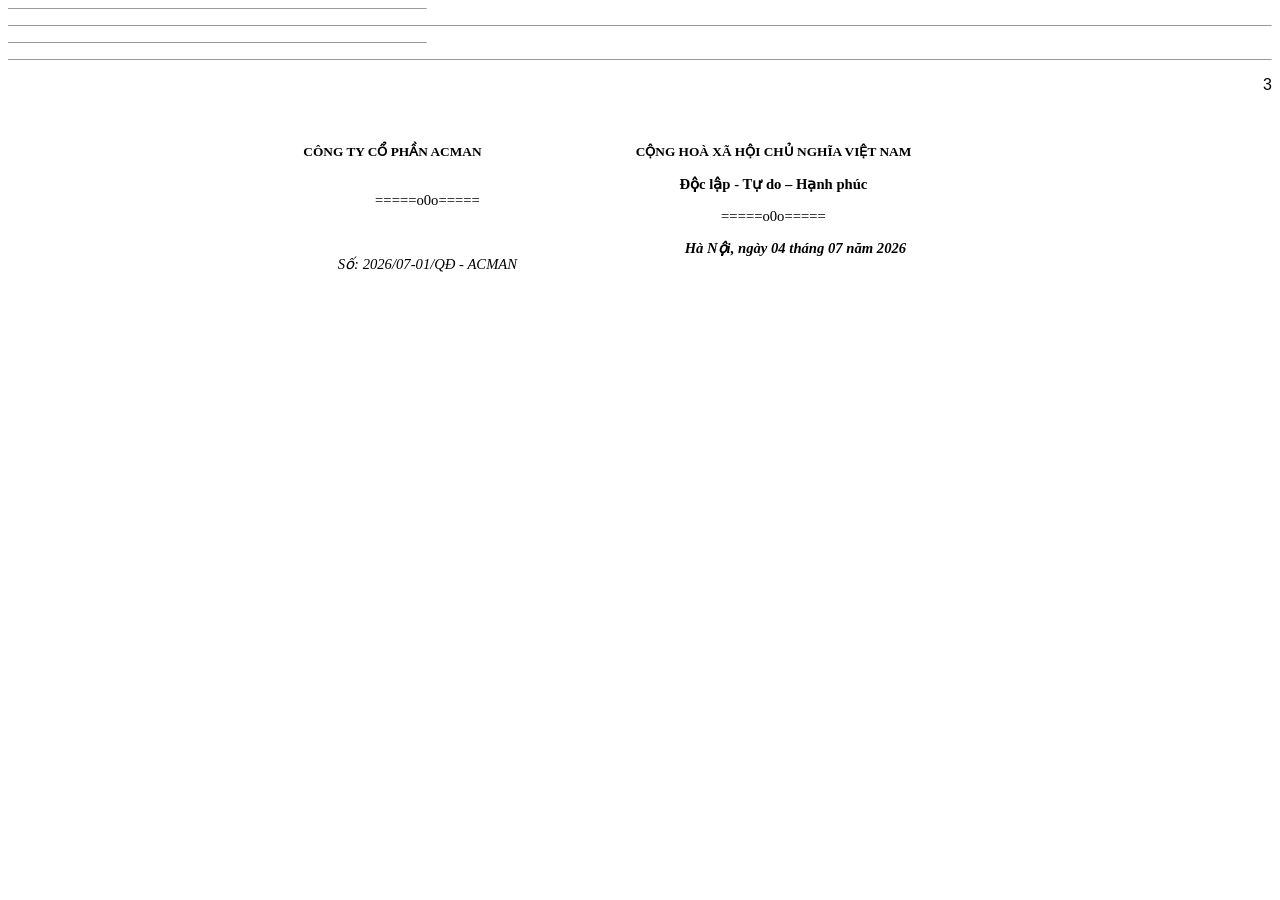
<file: doc_html_files/header.html>
<html xmlns:v="urn:schemas-microsoft-com:vml"
xmlns:o="urn:schemas-microsoft-com:office:office"
xmlns:w="urn:schemas-microsoft-com:office:word"
xmlns:m="http://schemas.microsoft.com/office/2004/12/omml"
xmlns:st1="urn:schemas-microsoft-com:office:smarttags"
xmlns="http://www.w3.org/TR/REC-html40">

<head>
<meta http-equiv=Content-Type content="text/html; charset=windows-1252">
<meta name=ProgId content=Word.Document>
<meta name=Generator content="Microsoft Word 15">
<meta name=Originator content="Microsoft Word 15">
<link id=Main-File rel=Main-File href="../doc_html.html">
<o:SmartTagType namespaceuri="urn:schemas-microsoft-com:office:smarttags"
 name="country-region"/>
<o:SmartTagType namespaceuri="urn:schemas-microsoft-com:office:smarttags"
 name="place"/>
<!--[if gte mso 9]><xml>
 <o:shapedefaults v:ext="edit" spidmax="3074"/>
</xml><![endif]-->
</head>

<body lang=EN-US link=blue vlink="#954F72">

<div style='mso-element:footnote-separator' id=fs>

<p class=MsoNormal><span lang=EN-GB><span style='mso-special-character:footnote-separator'><![if !supportFootnotes]>

<hr align=left size=1 width="33%">

<![endif]></span></span></p>

</div>

<div style='mso-element:footnote-continuation-separator' id=fcs>

<p class=MsoNormal><span lang=EN-GB><span style='mso-special-character:footnote-continuation-separator'><![if !supportFootnotes]>

<hr align=left size=1>

<![endif]></span></span></p>

</div>

<div style='mso-element:endnote-separator' id=es>

<p class=MsoNormal><span lang=EN-GB><span style='mso-special-character:footnote-separator'><![if !supportFootnotes]>

<hr align=left size=1 width="33%">

<![endif]></span></span></p>

</div>

<div style='mso-element:endnote-continuation-separator' id=ecs>

<p class=MsoNormal><span lang=EN-GB><span style='mso-special-character:footnote-continuation-separator'><![if !supportFootnotes]>

<hr align=left size=1>

<![endif]></span></span></p>

</div>

<div style='mso-element:footer' id=ef1>

<div style='mso-element:frame;mso-element-wrap:around;mso-element-anchor-vertical:
paragraph;mso-element-anchor-horizontal:margin;mso-element-left:right;
mso-element-top:.05pt;mso-height-rule:exactly'>

<table cellspacing=0 cellpadding=0 hspace=0 vspace=0 align=right>
 <tr>
  <td valign=top align=left style='padding-top:0in;padding-right:0in;
  padding-bottom:0in;padding-left:0in'>
  <p class=MsoFooter style='mso-element:frame;mso-element-wrap:around;
  mso-element-anchor-vertical:paragraph;mso-element-anchor-horizontal:margin;
  mso-element-left:right;mso-element-top:.05pt;mso-height-rule:exactly'><!--[if supportFields]><span
  class=MsoPageNumber><span lang=EN-GB style='font-family:".VnTime",sans-serif'><span
  style='mso-element:field-begin'></span>PAGE<span style='mso-spacerun:yes'>�
  </span><span style='mso-element:field-separator'></span></span></span><![endif]--><span
  class=MsoPageNumber><span lang=EN-GB style='font-family:".VnTime",sans-serif'><span
  style='mso-no-proof:yes'>3</span></span></span><!--[if supportFields]><span
  class=MsoPageNumber><span lang=EN-GB style='font-family:".VnTime",sans-serif'><span
  style='mso-element:field-end'></span></span></span><![endif]--><span
  class=MsoPageNumber><span lang=EN-GB style='font-family:".VnTime",sans-serif'><o:p></o:p></span></span></p>
  </td>
 </tr>
</table>

</div>

<p class=MsoFooter style='margin-right:.25in'><span lang=EN-GB><o:p>&nbsp;</o:p></span></p>

</div>

<div style='mso-element:footer' id=f1>

<p class=MsoFooter align=right style='text-align:right'><span lang=EN-GB><o:p>&nbsp;</o:p></span></p>

</div>

<div style='mso-element:header' id=fh1>

<div align=center>

<table class=MsoNormalTable border=0 cellspacing=0 cellpadding=0 width=692
 style='border-collapse:collapse;mso-table-layout-alt:fixed;mso-padding-alt:
 0in 5.4pt 0in 5.4pt'>
 <tr style='mso-yfti-irow:0;mso-yfti-firstrow:yes;mso-yfti-lastrow:yes'>
  <td width=261 valign=top style='width:195.95pt;padding:0in 5.4pt 0in 5.4pt'>
  <p class=MsoNormal align=center style='text-align:center;line-height:12.0pt;
  mso-line-height-rule:exactly;page-break-after:avoid;mso-outline-level:3'><b><span
  lang=EN-GB style='font-size:10.0pt;font-family:"Times New Roman",serif'>C�NG
  TY C&#7892; PH&#7846;N ACMAN</span></b><span lang=EN-GB style='font-size:
  10.0pt;font-family:"Times New Roman",serif'><span
  style='mso-spacerun:yes'>��������������������� </span></span><span
  lang=EN-GB style='font-size:11.0pt;font-family:"Times New Roman",serif'><span
  style='mso-spacerun:yes'>�</span></span><b><span lang=EN-GB style='font-size:
  10.0pt;font-family:"Times New Roman",serif'><o:p></o:p></span></b></p>
  <p class=MsoNormal align=center style='text-align:center;line-height:12.0pt;
  mso-line-height-rule:exactly'><span lang=EN-GB style='font-size:11.0pt;
  font-family:"Times New Roman",serif'>=====o0o=====<o:p></o:p></span></p>
  <p class=MsoNormal style='line-height:12.0pt;mso-line-height-rule:exactly;
  page-break-after:avoid;mso-outline-level:8'><i><span lang=EN-GB
  style='font-size:11.0pt;font-family:"Times New Roman",serif'><o:p>&nbsp;</o:p></span></i></p>
  <p class=MsoNormal align=center style='text-align:center;line-height:12.0pt;
  mso-line-height-rule:exactly;page-break-after:avoid;mso-outline-level:8'><i><span
  lang=EN-GB style='font-size:11.0pt;font-family:"Times New Roman",serif'>S&#7889;:
  2026/07-01/Q&#272; - ACMAN<b><o:p></o:p></b></span></i></p>
  </td>
  <td width=431 valign=top style='width:323.4pt;padding:0in 5.4pt 0in 5.4pt'>
  <p class=MsoNormal align=center style='text-align:center;line-height:12.0pt;
  mso-line-height-rule:exactly;page-break-after:avoid;mso-outline-level:3'><b><span
  lang=EN-GB style='font-size:10.0pt;font-family:"Times New Roman",serif'>C&#7896;NG
  HO� X� H&#7896;I CH&#7910; NGH&#296;A VI&#7878;T <st1:country-region w:st="on"><st1:place
   w:st="on">NAM</st1:place></st1:country-region><o:p></o:p></span></b></p>
  <p class=MsoNormal align=center style='text-align:center;line-height:12.0pt;
  mso-line-height-rule:exactly'><b><span lang=EN-GB style='font-size:11.0pt;
  font-family:"Times New Roman",serif'>&#272;&#7897;c l&#7853;p - T&#7921; do �
  H&#7841;nh ph�c<o:p></o:p></span></b></p>
  <p class=MsoNormal align=center style='text-align:center;line-height:12.0pt;
  mso-line-height-rule:exactly'><span lang=EN-GB style='font-size:11.0pt;
  font-family:"Times New Roman",serif'>=====o0o=====<o:p></o:p></span></p>
  <p class=MsoNormal align=center style='text-align:center;line-height:12.0pt;
  mso-line-height-rule:exactly;page-break-after:avoid;mso-outline-level:6'><b><i><span
  lang=EN-GB style='font-size:11.0pt;font-family:"Times New Roman",serif'><span
  style='mso-spacerun:yes'>����������� </span>H� N&#7897;i, ng�y 04 th�ng 07 n&#259;m
  2026<o:p></o:p></span></i></b></p>
  </td>
 </tr>
</table>

</div>

<p class=MsoHeader><span lang=EN-GB><o:p>&nbsp;</o:p></span></p>

</div>

</body>

</html>
</file>
<file: assets/style.css>
/* ============================================================
   BẢNG BÁO GIÁ ACMAN Q3/2026 — CHỦ ĐỀ HỒNG CÁNH SEN (LOTUS PINK)
   ============================================================ */

:root {
  --primary: #d81b60;
  --primary-hover: #c2185b;
  --primary-light: #fce4ec;
  --primary-accent: #e91e63;
  --primary-gradient: linear-gradient(135deg, #e91e63 0%, #ad1457 100%);
  --secondary: #880e4f;
  
  --bg-color: #1a0814;
  --card-bg: rgba(39, 13, 30, 0.92);
  --text-main: #fce4ec;
  --text-muted: #f48fb1;
  --border-color: #4a153b;
  --table-header-bg: #3b0e2d;
  --table-row-hover: #340c27;
  --table-alt-row: rgba(33, 9, 24, 0.7);
  --badge-bg: #ad1457;
  --shadow: 0 8px 30px rgba(216, 27, 96, 0.25);
}

[data-theme="light"] {
  --bg-color: #fff0f5;
  --card-bg: rgba(255, 255, 255, 0.94);
  --text-main: #2b081e;
  --text-muted: #880e4f;
  --border-color: #f8bbd0;
  --table-header-bg: #f8bbd0;
  --table-row-hover: #fce4ec;
  --table-alt-row: #fff8fa;
  --badge-bg: #f48fb1;
  --shadow: 0 8px 25px rgba(216, 27, 96, 0.12);
}

* {
  box-sizing: border-box;
  margin: 0;
  padding: 0;
}

body {
  font-family: 'Inter', system-ui, -apple-system, sans-serif;
  background-color: var(--bg-color);
  color: var(--text-main);
  line-height: 1.6;
  transition: background-color 0.3s ease, color 0.3s ease;
  min-height: 100vh;
  background-image: linear-gradient(to bottom, rgba(26, 8, 20, 0.78), rgba(26, 8, 20, 0.92)), url('bg_person.png');
  background-size: cover;
  background-position: center top;
  background-attachment: fixed;
}

[data-theme="light"] body {
  background-image: linear-gradient(to bottom, rgba(255, 240, 245, 0.78), rgba(255, 240, 245, 0.92)), url('bg_person.png');
}

.container {
  max-width: 1280px;
  margin: 0 auto;
  padding: 0 16px;
}

/* Header */
.site-header {
  background: var(--primary-gradient);
  color: #ffffff;
  padding: 14px 0;
  box-shadow: var(--shadow);
  position: sticky;
  top: 0;
  z-index: 100;
}

.brand-row {
  display: flex;
  align-items: center;
  justify-content: space-between;
  gap: 16px;
  flex-wrap: wrap;
}

.brand-title {
  display: flex;
  align-items: center;
  gap: 16px;
}

.header-logo-img {
  height: 52px;
  background: #ffffff;
  padding: 6px 14px;
  border-radius: 10px;
  box-shadow: 0 4px 15px rgba(0, 0, 0, 0.2);
  object-fit: contain;
}

.brand-text h1 {
  font-size: 22px;
  font-weight: 800;
  letter-spacing: 0.5px;
  color: #ffffff !important;
}

.brand-text p {
  font-size: 13px;
  opacity: 0.95;
  color: #ffffff !important;
}

.header-actions {
  display: flex;
  align-items: center;
  gap: 12px;
}

/* TẤT CẢ CÁC NÚT HEADER ĐỀU CÓ STYLE PILL TRẮNG CHUẨN NHƯ ẢNH 4 */
.btn-pill-white,
.btn-tao-bao-gia,
.btn-action,
.lang-pill-btn,
.btn-back {
  background-color: #ffffff !important;
  color: #d81b60 !important;
  font-weight: 800 !important;
  font-size: 13.5px !important;
  padding: 8px 20px !important;
  border-radius: 24px !important;
  text-decoration: none !important;
  display: inline-flex !important;
  align-items: center !important;
  justify-content: center !important;
  gap: 6px !important;
  box-shadow: 0 4px 14px rgba(0, 0, 0, 0.2) !important;
  transition: all 0.2s ease-in-out !important;
  border: 1.5px solid #ffffff !important;
  cursor: pointer !important;
  white-space: nowrap !important;
  font-family: inherit !important;
}

.btn-pill-white:hover,
.btn-tao-bao-gia:hover,
.btn-action:hover,
.lang-pill-btn:hover,
.btn-back:hover {
  background-color: #fff0f5 !important;
  color: #ad1457 !important;
  transform: translateY(-2px) scale(1.03) !important;
  box-shadow: 0 6px 20px rgba(0, 0, 0, 0.3) !important;
}

.lang-pill-btn {
  padding: 6px 16px !important;
}

.lang-pill-btn .globe-icon {
  font-size: 15px;
  line-height: 1;
}

.lang-pill-btn .lang-opt {
  opacity: 0.45;
  transition: all 0.2s ease;
  color: #d81b60;
}

.lang-pill-btn .lang-opt.active {
  opacity: 1;
  font-weight: 900;
  color: #d81b60;
  border-bottom: 2px solid #d81b60;
}

.lang-pill-btn .lang-sep {
  opacity: 0.3;
  margin: 0 2px;
}

.theme-toggle {
  background: rgba(255, 255, 255, 0.2);
  border: 1px solid rgba(255, 255, 255, 0.4);
  color: #fff;
  font-size: 18px;
  width: 40px;
  height: 40px;
  border-radius: 50%;
  cursor: pointer;
  display: flex;
  align-items: center;
  justify-content: center;
  transition: all 0.2s ease;
}

.theme-toggle:hover {
  background: rgba(255, 255, 255, 0.35);
  transform: scale(1.05);
}

/* Hero Section */
.hero-card {
  background: var(--card-bg);
  border: 1px solid var(--border-color);
  border-radius: 20px;
  padding: 28px;
  margin-top: 24px;
  box-shadow: var(--shadow);
  display: flex;
  align-items: center;
  gap: 32px;
  flex-wrap: wrap;
  backdrop-filter: blur(10px);
}

.hero-content {
  flex: 1;
  min-width: 300px;
}

.hero-content .eyebrow {
  display: inline-block;
  background: var(--primary-gradient);
  color: #fff;
  font-size: 12px;
  font-weight: 700;
  padding: 4px 14px;
  border-radius: 20px;
  text-transform: uppercase;
  letter-spacing: 1px;
  margin-bottom: 12px;
}

.hero-content h2 {
  font-size: 26px;
  font-weight: 800;
  color: var(--primary-accent);
  margin-bottom: 10px;
  line-height: 1.3;
}

.hero-content .lede {
  color: var(--text-muted);
  font-size: 14px;
  line-height: 1.6;
}

.hero-avatar-box {
  display: flex;
  flex-direction: column;
  align-items: center;
  text-align: center;
}

.avatar-img-frame {
  width: 130px;
  height: 130px;
  border-radius: 50%;
  padding: 4px;
  background: var(--primary-gradient);
  box-shadow: 0 8px 25px rgba(233, 30, 99, 0.4);
  transition: transform 0.3s ease;
}

.avatar-img-frame:hover {
  transform: scale(1.05);
}

.avatar-img {
  width: 100%;
  height: 100%;
  border-radius: 50%;
  object-fit: cover;
  border: 3px solid var(--card-bg);
}

.avatar-name {
  font-size: 15px;
  font-weight: 800;
  color: var(--primary-accent);
  margin-top: 10px;
}

/* Tabs Navigation */
.tabs-wrap {
  display: flex;
  gap: 8px;
  overflow-x: auto;
  padding: 12px 4px;
  margin-top: 20px;
  scrollbar-width: thin;
  scrollbar-color: var(--primary) transparent;
}

.tab-btn {
  background: var(--card-bg);
  color: var(--text-main);
  border: 1px solid var(--border-color);
  padding: 10px 18px;
  font-size: 14px;
  font-weight: 600;
  border-radius: 12px;
  cursor: pointer;
  white-space: nowrap;
  transition: all 0.2s ease;
  backdrop-filter: blur(8px);
}

.tab-btn:hover {
  border-color: var(--primary-accent);
  color: var(--primary-accent);
  transform: translateY(-1px);
}

.tab-btn.active {
  background: var(--primary-gradient);
  color: #ffffff;
  border-color: transparent;
  box-shadow: 0 4px 15px rgba(233, 30, 99, 0.4);
}

/* Panels & Section Cards */
.tab-panel {
  display: none;
  animation: fadeIn 0.3s ease-in-out;
  padding-bottom: 40px;
}

.tab-panel.active {
  display: block;
}

@keyframes fadeIn {
  from { opacity: 0; transform: translateY(6px); }
  to { opacity: 1; transform: translateY(0); }
}

.section-card {
  background: var(--card-bg);
  border: 1px solid var(--border-color);
  border-radius: 16px;
  padding: 24px;
  margin-top: 20px;
  box-shadow: var(--shadow);
  backdrop-filter: blur(10px);
}

.product-detail-head h3 {
  font-size: 22px;
  color: var(--primary-accent);
  font-weight: 700;
  margin-bottom: 8px;
}

.product-detail-head p {
  color: var(--text-muted);
  font-size: 14px;
  margin-bottom: 16px;
}

/* Tables */
.table-scroll {
  overflow-x: auto;
  border-radius: 12px;
  border: 1px solid var(--border-color);
  margin-top: 16px;
}

table {
  width: 100%;
  border-collapse: collapse;
  text-align: left;
  font-size: 14px;
}

th, td {
  padding: 12px 16px;
  border-bottom: 1px solid var(--border-color);
  border-right: 1px solid var(--border-color);
}

th:last-child, td:last-child {
  border-right: none;
}

th {
  background-color: var(--table-header-bg);
  color: var(--primary-accent);
  font-weight: 700;
  text-transform: uppercase;
  font-size: 12px;
  letter-spacing: 0.5px;
}

[data-theme="light"] th {
  color: #880e4f;
}

tbody tr:nth-child(even) {
  background-color: var(--table-alt-row);
}

tbody tr:hover {
  background-color: var(--table-row-hover);
}

.highlight-price {
  color: var(--primary-accent);
  font-weight: 700;
}

.note-cell {
  font-size: 13px;
  color: var(--text-muted);
  background-color: rgba(216, 27, 96, 0.05);
}

.promo-box {
  background: rgba(233, 30, 99, 0.1);
  border-left: 4px solid var(--primary-accent);
  padding: 14px 18px;
  border-radius: 8px;
  margin-top: 16px;
  font-size: 14px;
}

.promo-box h4 {
  color: var(--primary-accent);
  font-size: 15px;
  margin-bottom: 6px;
}

.feature-list {
  list-style: none;
  margin-top: 12px;
}

.feature-list li {
  position: relative;
  padding-left: 24px;
  margin-bottom: 8px;
  font-size: 14px;
}

.feature-list li::before {
  content: "🌸";
  position: absolute;
  left: 0;
  top: 0;
  font-size: 14px;
}

/* Footer */
.site-footer {
  background: var(--card-bg);
  border-top: 1px solid var(--border-color);
  padding: 32px 0;
  margin-top: 60px;
  text-align: center;
  color: var(--text-muted);
  font-size: 14px;
}

.footer-logo-img {
  height: 44px;
  background: #ffffff;
  padding: 4px 12px;
  border-radius: 8px;
  margin-bottom: 12px;
}

/* FIX TOÀN DIỆN LỖI IN THỪA KHOẢNG TRẮNG */
@media print {
  @page {
    size: A4 portrait;
    margin: 10mm 12mm;
  }

  html, body {
    background: #ffffff !important;
    background-image: none !important;
    color: #000000 !important;
    height: auto !important;
    min-height: 0 !important;
    padding: 0 !important;
    margin: 0 !important;
  }

  /* ẨN TOÀN BỘ CÁC THÀNH PHẦN THỪA KHI IN */
  header, .site-header, .hero-card, .tabs-wrap, .site-footer, 
  .theme-toggle, .header-actions, .btn-action, .btn-tao-bao-gia, .lang-pill-btn,
  #search-input, .section-card > div:nth-child(2) {
    display: none !important;
  }

  .container {
    max-width: 100% !important;
    width: 100% !important;
    padding: 0 !important;
    margin: 0 !important;
  }

  /* ẨN TẤT CẢ CÁC TAB KHÔNG PHẢI TAB ACTIVE */
  .tab-panel {
    display: none !important;
  }

  .tab-panel.active {
    display: block !important;
    padding: 0 !important;
    margin: 0 !important;
  }

  .section-card {
    background: #ffffff !important;
    border: none !important;
    box-shadow: none !important;
    padding: 0 !important;
    margin: 0 !important;
  }

  .product-detail-head h3 {
    color: #000000 !important;
    font-size: 16pt !important;
    margin-bottom: 4px !important;
  }

  .product-detail-head p {
    color: #555555 !important;
    font-size: 10pt !important;
    margin-bottom: 10px !important;
  }

  .table-scroll {
    border: none !important;
    overflow: visible !important;
    margin-top: 8px !important;
  }

  table {
    width: 100% !important;
    border-collapse: collapse !important;
    font-size: 9.5pt !important;
    page-break-inside: auto;
  }

  th, td {
    border: 1px solid #444444 !important;
    padding: 5px 8px !important;
    color: #000000 !important;
    background: #ffffff !important;
  }

  th {
    background-color: #f2f2f2 !important;
    font-size: 9pt !important;
  }

  .highlight-price {
    color: #000000 !important;
    font-weight: 700 !important;
  }

  .note-cell {
    color: #333333 !important;
    background: #ffffff !important;
  }

  .promo-box {
    border: 1px solid #666666 !important;
    background: #fafafa !important;
    color: #000000 !important;
    margin-top: 10px !important;
    padding: 8px 12px !important;
    font-size: 9.5pt !important;
  }

  .promo-box h4 {
    color: #000000 !important;
    font-size: 10pt !important;
  }

  tr {
    page-break-inside: avoid;
  }
}
</file>
